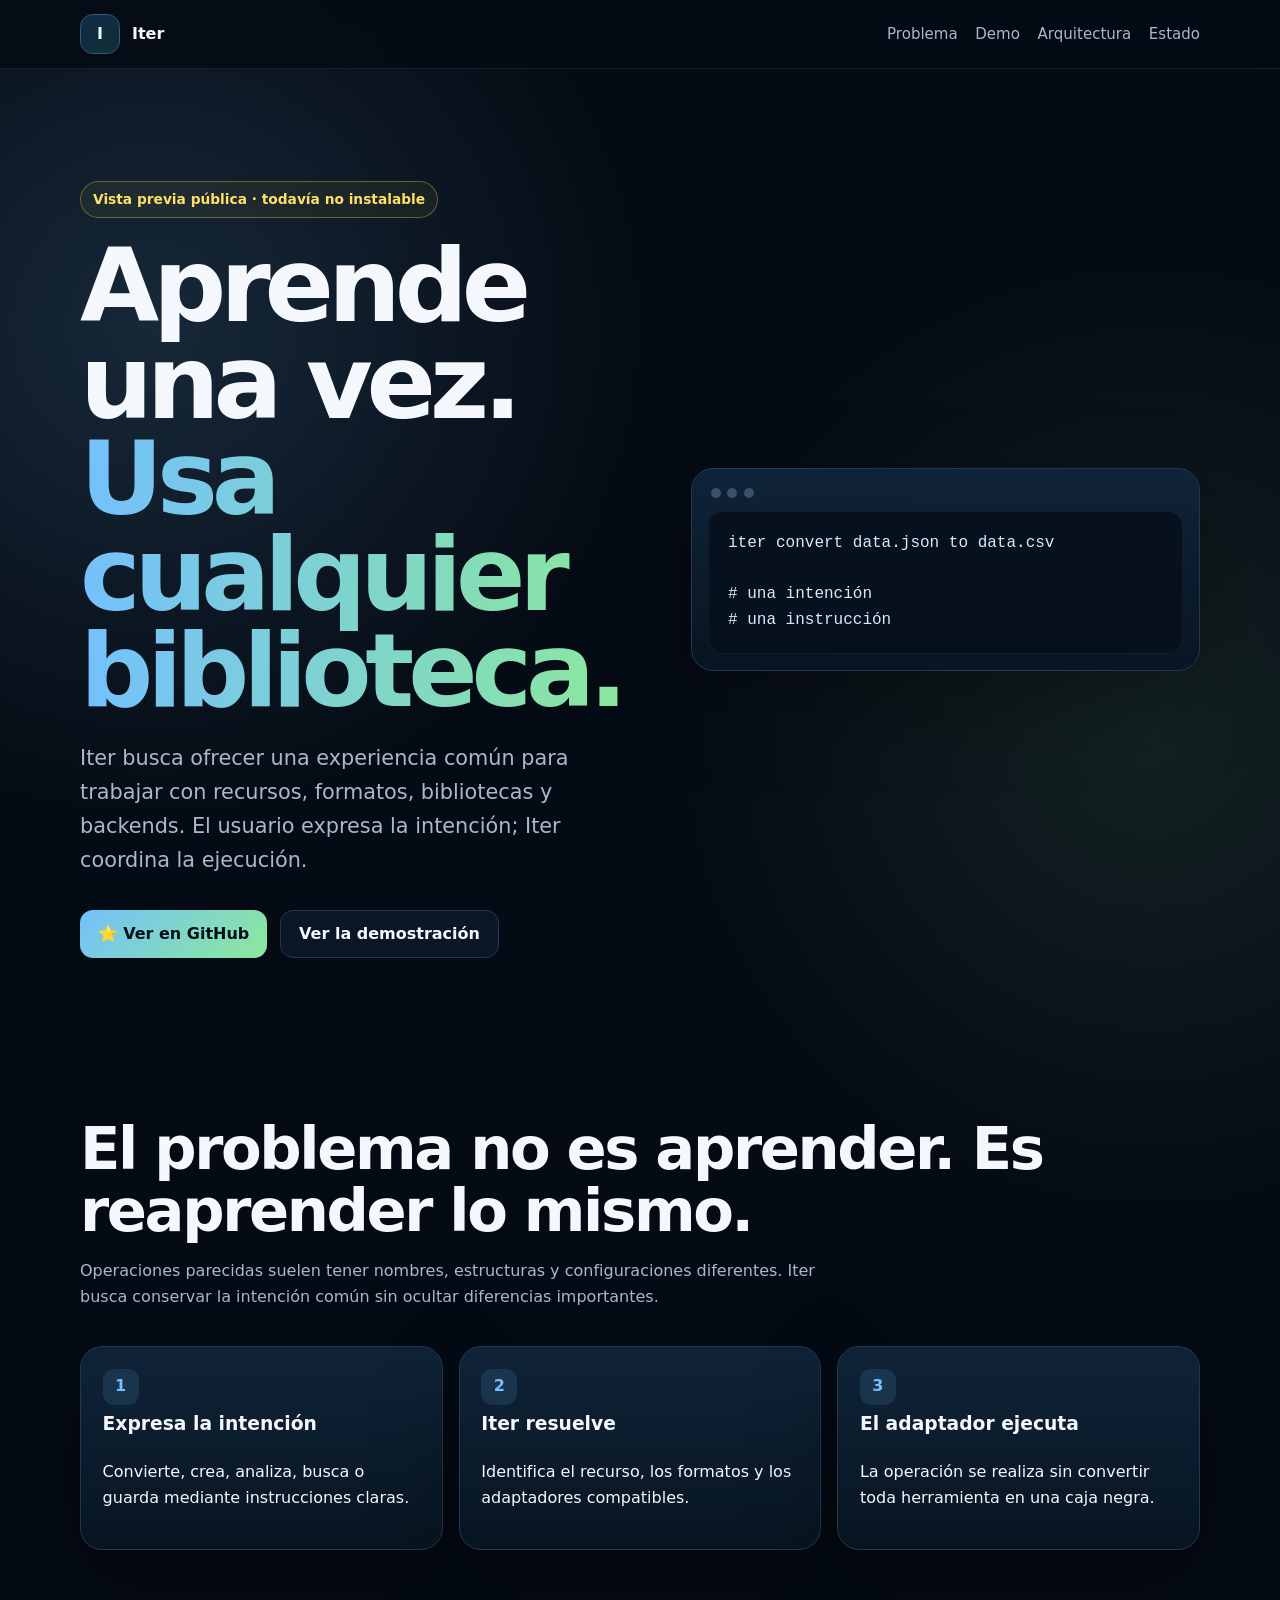
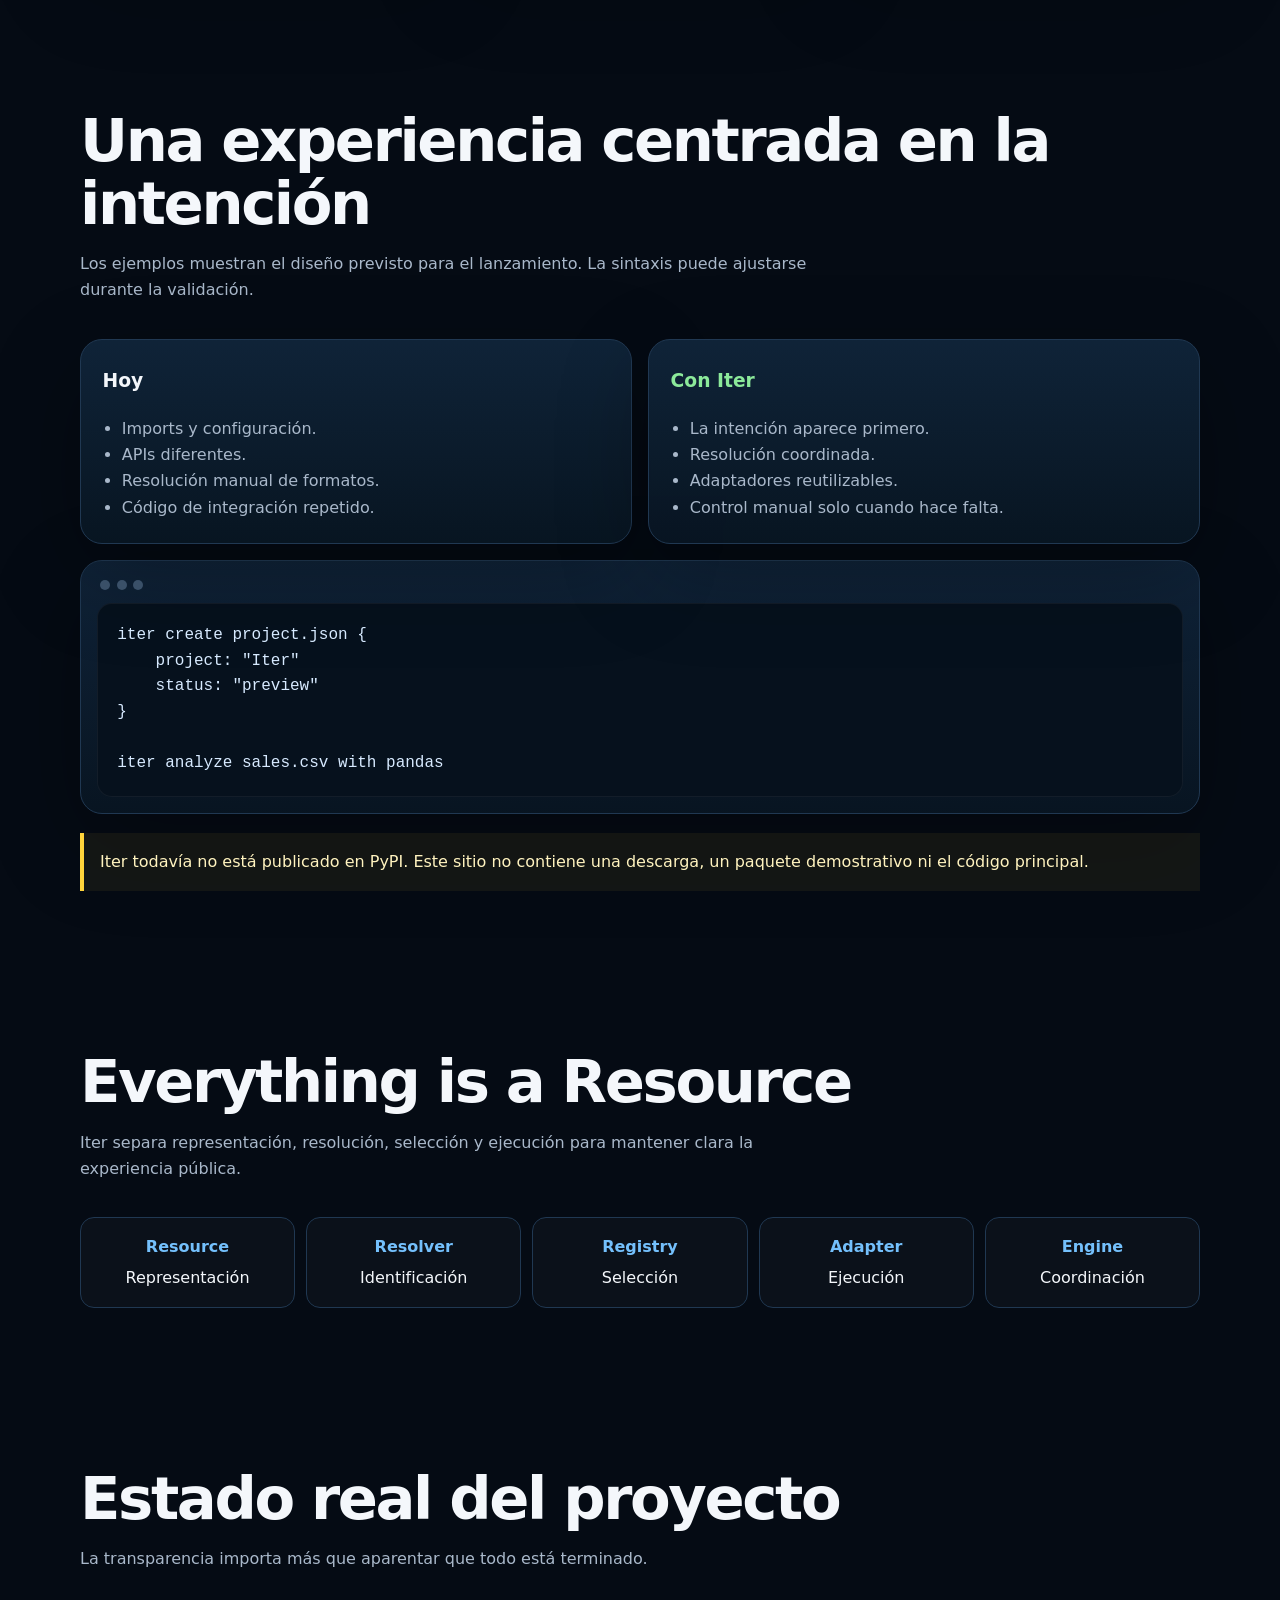
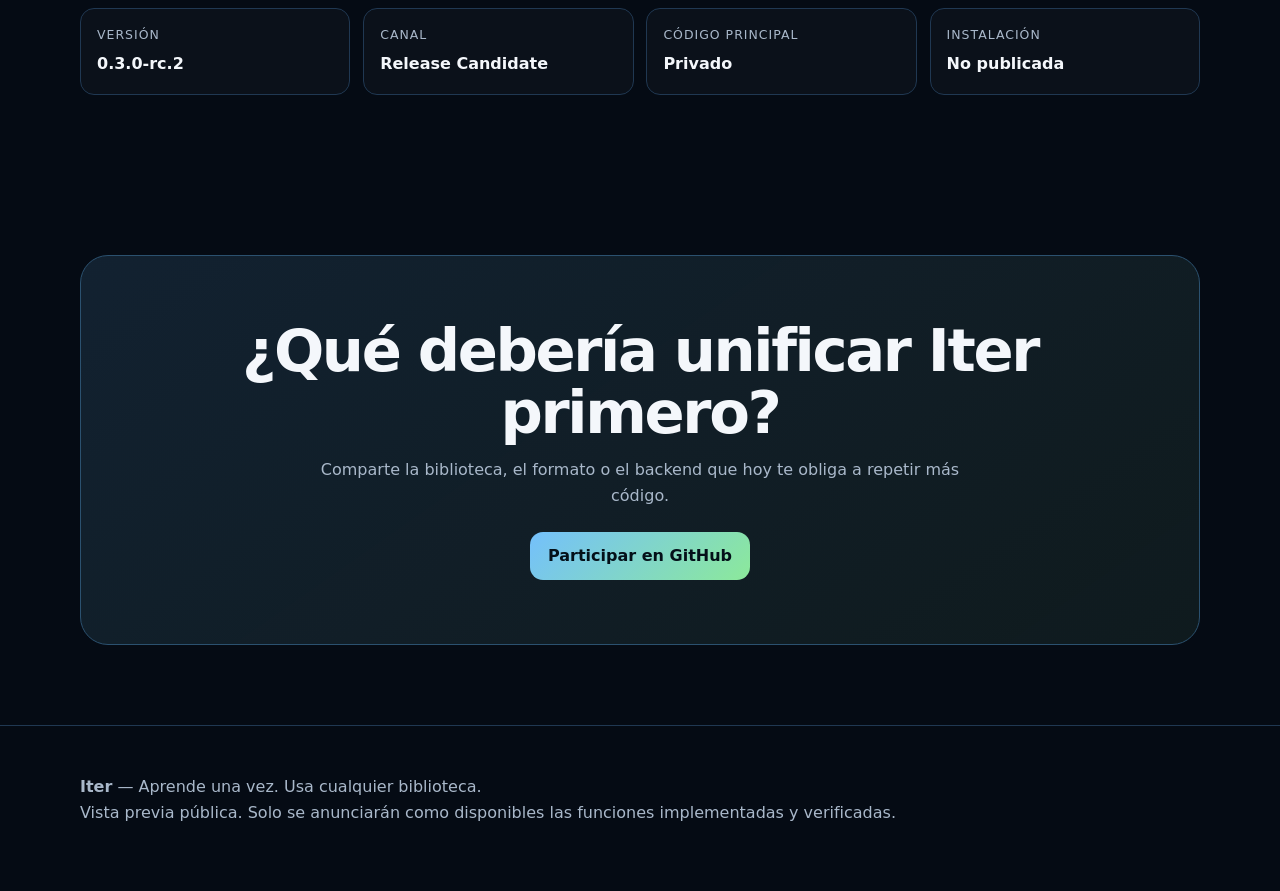
<file: docs/index.html>
<!doctype html>
<html lang="es">
<head>
  <meta charset="utf-8">
  <meta name="viewport" content="width=device-width, initial-scale=1">
  <meta name="description" content="Vista previa pública de Iter: aprende una vez, usa cualquier biblioteca.">
  <meta name="theme-color" content="#050b14">
  <title>Iter — Aprende una vez. Usa cualquier biblioteca.</title>
  <style>
    :root {
      color-scheme: dark;
      --bg: #050b14;
      --surface: #0b1727;
      --surface-2: #10243a;
      --line: #203852;
      --text: #f4f7fb;
      --muted: #a9b8ca;
      --blue: #74c0fc;
      --green: #8ce99a;
      --yellow: #ffd43b;
      --max: 1120px;
    }

    * { box-sizing: border-box; }
    html { scroll-behavior: smooth; }
    body {
      margin: 0;
      font-family: Inter, ui-sans-serif, system-ui, -apple-system, BlinkMacSystemFont, "Segoe UI", sans-serif;
      color: var(--text);
      background:
        radial-gradient(circle at 12% 8%, rgba(116,192,252,.16), transparent 31rem),
        radial-gradient(circle at 90% 18%, rgba(140,233,154,.10), transparent 30rem),
        var(--bg);
      line-height: 1.65;
    }

    a { color: inherit; }
    .container { width: min(calc(100% - 2rem), var(--max)); margin-inline: auto; }
    header {
      position: sticky;
      top: 0;
      z-index: 20;
      border-bottom: 1px solid rgba(255,255,255,.08);
      background: rgba(5,11,20,.84);
      backdrop-filter: blur(14px);
    }
    nav { min-height: 68px; display: flex; align-items: center; justify-content: space-between; gap: 1rem; }
    .brand { display: flex; align-items: center; gap: .75rem; text-decoration: none; font-weight: 900; }
    .logo { width: 40px; height: 40px; display: grid; place-items: center; border-radius: 13px; border: 1px solid #315a7e; background: linear-gradient(145deg,#102b47,#102f35); }
    .links { display: flex; gap: 1.1rem; color: var(--muted); font-size: .94rem; }
    .links a { text-decoration: none; }

    .hero { min-height: 78vh; padding: 7rem 0 5rem; display: grid; grid-template-columns: 1.05fr .95fr; gap: 3rem; align-items: center; }
    .pill { display: inline-flex; padding: .4rem .75rem; border: 1px solid rgba(255,212,59,.35); border-radius: 999px; color: #ffe066; background: rgba(255,212,59,.06); font-weight: 800; font-size: .86rem; }
    h1 { margin: 1.25rem 0 1rem; font-size: clamp(3.4rem,8vw,6.4rem); line-height: .94; letter-spacing: -.06em; }
    h1 span { display: block; background: linear-gradient(90deg,var(--blue),var(--green)); -webkit-background-clip: text; color: transparent; }
    .lead { max-width: 720px; color: var(--muted); font-size: clamp(1.08rem,2vw,1.3rem); }
    .actions { display: flex; flex-wrap: wrap; gap: .85rem; margin-top: 2rem; }
    .btn { min-height: 48px; padding: 0 1.1rem; display: inline-flex; align-items: center; justify-content: center; border-radius: 13px; text-decoration: none; font-weight: 900; border: 1px solid var(--line); background: var(--surface); }
    .btn.primary { color: #041019; border: 0; background: linear-gradient(135deg,var(--blue),var(--green)); }

    .terminal, .card { border: 1px solid var(--line); border-radius: 22px; background: linear-gradient(180deg,rgba(16,36,58,.95),rgba(8,21,34,.95)); box-shadow: 0 30px 90px rgba(0,0,0,.28); }
    .terminal { padding: 1rem; }
    .dots { display: flex; gap: .4rem; padding: .2rem .2rem .8rem; }
    .dot { width: 10px; height: 10px; border-radius: 50%; background: #3a5068; }
    pre { margin: 0; padding: 1.2rem; overflow-x: auto; border-radius: 15px; background: #06111d; border: 1px solid rgba(255,255,255,.05); color: #d7eaff; line-height: 1.6; }
    code { font-family: "SFMono-Regular",Consolas,monospace; }

    section { padding: 5rem 0; }
    h2 { margin: 0 0 .8rem; font-size: clamp(2.2rem,5vw,3.7rem); line-height: 1.05; letter-spacing: -.04em; }
    .section-intro { max-width: 760px; color: var(--muted); margin-bottom: 2.2rem; }
    .grid3 { display: grid; grid-template-columns: repeat(3,1fr); gap: 1rem; }
    .card { padding: 1.35rem; }
    .card h3 { margin-top: .3rem; }
    .num { display: inline-grid; place-items: center; width: 36px; height: 36px; border-radius: 11px; background: rgba(116,192,252,.12); color: var(--blue); font-weight: 900; }
    .compare { display: grid; grid-template-columns: 1fr 1fr; gap: 1rem; }
    .compare ul { margin: .5rem 0 0; padding-left: 1.2rem; color: var(--muted); }
    .compare strong { color: var(--green); }
    .architecture { display: grid; grid-template-columns: repeat(5,1fr); gap: .7rem; }
    .layer { padding: 1rem .75rem; text-align: center; border-radius: 14px; border: 1px solid var(--line); background: rgba(255,255,255,.025); }
    .layer strong { display: block; color: var(--blue); margin-bottom: .25rem; }
    .status { display: grid; grid-template-columns: repeat(4,1fr); gap: .8rem; }
    .status div { padding: 1rem; border: 1px solid var(--line); border-radius: 14px; background: rgba(255,255,255,.025); }
    .status span { display: block; color: var(--muted); font-size: .78rem; text-transform: uppercase; letter-spacing: .08em; }
    .status strong { display: block; margin-top: .35rem; }
    .notice { margin-top: 1.2rem; padding: 1rem; border-left: 4px solid var(--yellow); background: rgba(255,212,59,.06); color: #fff3bf; }
    .cta { text-align: center; padding: 4rem 1.25rem; border: 1px solid #2b516f; border-radius: 28px; background: linear-gradient(145deg,rgba(116,192,252,.12),rgba(140,233,154,.07)); }
    .cta p { color: var(--muted); max-width: 650px; margin: 0 auto 1.4rem; }
    footer { padding: 3rem 0 4rem; color: var(--muted); border-top: 1px solid var(--line); }

    @media (max-width: 900px) {
      .hero,.compare { grid-template-columns: 1fr; }
      .grid3 { grid-template-columns: 1fr; }
      .architecture { grid-template-columns: 1fr 1fr; }
      .status { grid-template-columns: 1fr 1fr; }
      .links { display: none; }
    }
    @media (max-width: 520px) {
      .architecture,.status { grid-template-columns: 1fr; }
      h1 { font-size: 3.25rem; }
    }
  </style>
</head>
<body>
<header>
  <div class="container">
    <nav>
      <a class="brand" href="#inicio"><span class="logo">I</span>Iter</a>
      <div class="links"><a href="#problema">Problema</a><a href="#demo">Demo</a><a href="#arquitectura">Arquitectura</a><a href="#estado">Estado</a></div>
    </nav>
  </div>
</header>

<main>
  <section class="hero container" id="inicio">
    <div>
      <span class="pill">Vista previa pública · todavía no instalable</span>
      <h1>Aprende una vez.<span>Usa cualquier biblioteca.</span></h1>
      <p class="lead">Iter busca ofrecer una experiencia común para trabajar con recursos, formatos, bibliotecas y backends. El usuario expresa la intención; Iter coordina la ejecución.</p>
      <div class="actions">
        <a class="btn primary" href="https://github.com/Martinmanhue/iter-public">⭐ Ver en GitHub</a>
        <a class="btn" href="#demo">Ver la demostración</a>
      </div>
    </div>
    <div class="terminal">
      <div class="dots"><span class="dot"></span><span class="dot"></span><span class="dot"></span></div>
      <pre><code>iter convert data.json to data.csv

# una intención
# una instrucción</code></pre>
    </div>
  </section>

  <section id="problema"><div class="container">
    <h2>El problema no es aprender. Es reaprender lo mismo.</h2>
    <p class="section-intro">Operaciones parecidas suelen tener nombres, estructuras y configuraciones diferentes. Iter busca conservar la intención común sin ocultar diferencias importantes.</p>
    <div class="grid3">
      <article class="card"><span class="num">1</span><h3>Expresa la intención</h3><p>Convierte, crea, analiza, busca o guarda mediante instrucciones claras.</p></article>
      <article class="card"><span class="num">2</span><h3>Iter resuelve</h3><p>Identifica el recurso, los formatos y los adaptadores compatibles.</p></article>
      <article class="card"><span class="num">3</span><h3>El adaptador ejecuta</h3><p>La operación se realiza sin convertir toda herramienta en una caja negra.</p></article>
    </div>
  </div></section>

  <section id="demo"><div class="container">
    <h2>Una experiencia centrada en la intención</h2>
    <p class="section-intro">Los ejemplos muestran el diseño previsto para el lanzamiento. La sintaxis puede ajustarse durante la validación.</p>
    <div class="compare">
      <article class="card"><h3>Hoy</h3><ul><li>Imports y configuración.</li><li>APIs diferentes.</li><li>Resolución manual de formatos.</li><li>Código de integración repetido.</li></ul></article>
      <article class="card"><h3><strong>Con Iter</strong></h3><ul><li>La intención aparece primero.</li><li>Resolución coordinada.</li><li>Adaptadores reutilizables.</li><li>Control manual solo cuando hace falta.</li></ul></article>
    </div>
    <div class="terminal" style="margin-top:1rem"><div class="dots"><span class="dot"></span><span class="dot"></span><span class="dot"></span></div><pre><code>iter create project.json {
    project: "Iter"
    status: "preview"
}

iter analyze sales.csv with pandas</code></pre></div>
    <div class="notice">Iter todavía no está publicado en PyPI. Este sitio no contiene una descarga, un paquete demostrativo ni el código principal.</div>
  </div></section>

  <section id="arquitectura"><div class="container">
    <h2>Everything is a Resource</h2>
    <p class="section-intro">Iter separa representación, resolución, selección y ejecución para mantener clara la experiencia pública.</p>
    <div class="architecture">
      <div class="layer"><strong>Resource</strong>Representación</div>
      <div class="layer"><strong>Resolver</strong>Identificación</div>
      <div class="layer"><strong>Registry</strong>Selección</div>
      <div class="layer"><strong>Adapter</strong>Ejecución</div>
      <div class="layer"><strong>Engine</strong>Coordinación</div>
    </div>
  </div></section>

  <section id="estado"><div class="container">
    <h2>Estado real del proyecto</h2>
    <p class="section-intro">La transparencia importa más que aparentar que todo está terminado.</p>
    <div class="status">
      <div><span>Versión</span><strong>0.3.0-rc.2</strong></div>
      <div><span>Canal</span><strong>Release Candidate</strong></div>
      <div><span>Código principal</span><strong>Privado</strong></div>
      <div><span>Instalación</span><strong>No publicada</strong></div>
    </div>
  </div></section>

  <section><div class="container"><div class="cta">
    <h2>¿Qué debería unificar Iter primero?</h2>
    <p>Comparte la biblioteca, el formato o el backend que hoy te obliga a repetir más código.</p>
    <a class="btn primary" href="https://github.com/Martinmanhue/iter-public/issues/1">Participar en GitHub</a>
  </div></div></section>
</main>

<footer><div class="container"><strong>Iter</strong> — Aprende una vez. Usa cualquier biblioteca.<br>Vista previa pública. Solo se anunciarán como disponibles las funciones implementadas y verificadas.</div></footer>
</body>
</html>
</file>
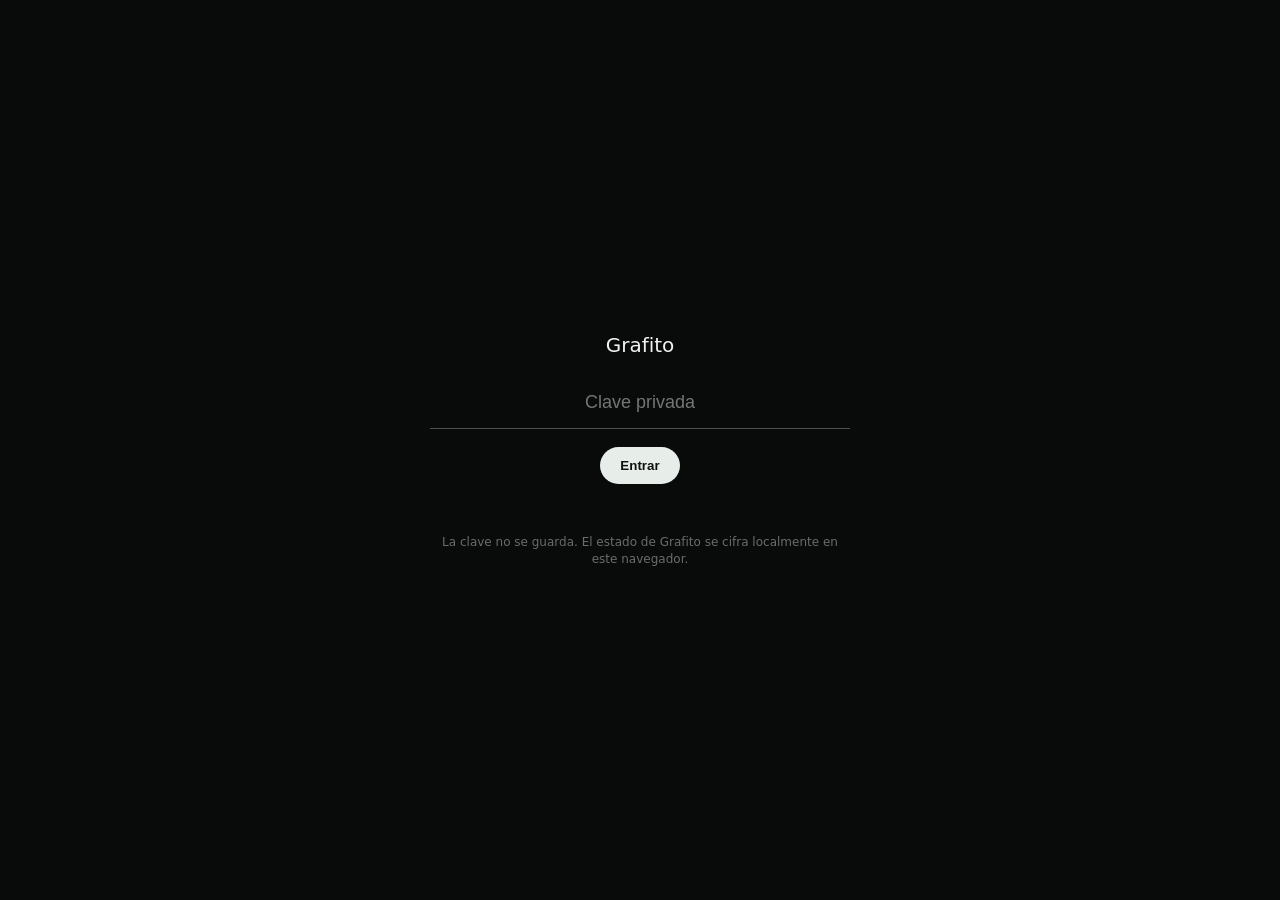
<file: grafito-web/index.html>
<!doctype html>
<html lang="es">
<head>
<meta charset="utf-8">
<meta name="viewport" content="width=device-width,initial-scale=1,viewport-fit=cover">
<meta name="theme-color" content="#090b0a">
<meta name="mobile-web-app-capable" content="yes">
<title>Grafito</title>
<link rel="manifest" href="./manifest.webmanifest">
<link rel="stylesheet" href="./style.css?v=21">
</head>
<body>
<div id="app">
  <div id="field"></div>
  <main id="center">
    <div id="reply"></div>
    <input id="entry" autocomplete="off" autocapitalize="sentences" spellcheck="true" placeholder="Escribe…">
  </main>
</div>
<div id="lock">
  <div id="lockbox">
    <div class="brand">Grafito</div>
    <input id="key" type="password" autocomplete="current-password" placeholder="Clave privada">
    <button id="unlock">Entrar</button>
    <div id="err"></div>
    <div class="small">La clave no se guarda. El estado de Grafito se cifra localmente en este navegador.</div>
  </div>
</div>
<script src="./grafito-v7.js?v=21-base"></script>
<script src="./grafito-v9-patch.js?v=21-knowledge"></script>
<script src="./grafito-v10-patch.js?v=21-intent"></script>
<script src="./grafito-v11-patch.js?v=21-general"></script>
<script src="./grafito-v12-patch.js?v=21-synthesis"></script>
<script src="./grafito-v13-patch.js?v=21-capabilities"></script>
<script src="./grafito-v14-patch.js?v=21-reason-action"></script>
<script src="./grafito-v15-patch.js?v=21-self-autonomy"></script>
<script src="./grafito-v16-orchestrator.js?v=21-orchestrator"></script>
<script src="./grafito-v17-thought-core.js?v=21-thought"></script>
<script src="./grafito-v18-cognitive-core.js?v=21-cognitive"></script>
<script src="./grafito-v19-action-creator.js?v=21-creator"></script>
<script src="./grafito-v20-action-first.js?v=21-action-first"></script>
<script src="./grafito-v21-abstract-creator.js?v=21-abstract"></script>
<script>
if('serviceWorker' in navigator){window.addEventListener('load',async()=>{try{const regs=await navigator.serviceWorker.getRegistrations();for(const r of regs){if(r.scope.includes('/iter-public/'))await r.update().catch(()=>{});}const r=await navigator.serviceWorker.register('./sw.js?v=21',{scope:'./',updateViaCache:'none'});r.update().catch(()=>{});}catch(_){}});}
document.addEventListener('click',event=>{if(event.target&&event.target.id==='unlock')navigator.storage?.persist?.().catch?.(()=>{});},{passive:true});
</script>
</body>
</html>
</file>
<file: grafito-web/style.css>
:root{color-scheme:dark}*{box-sizing:border-box}html,body{margin:0;width:100%;height:100%;background:#090b0a;color:#eef2ef;font-family:Inter,system-ui,-apple-system,Segoe UI,Roboto,sans-serif;overflow:hidden}#app{width:100%;height:100%;position:relative;display:grid;place-items:center}#field{position:absolute;inset:0;overflow:hidden}.dot{position:absolute;width:7px;height:7px;border-radius:50%;background:rgba(226,242,231,.78);box-shadow:0 0 18px rgba(226,242,231,.22);animation:float var(--d) ease-in-out infinite alternate;opacity:.72;transform:translate(-50%,-50%)}@keyframes float{from{translate:var(--x1) var(--y1);scale:.75;opacity:.34}to{translate:var(--x2) var(--y2);scale:1.35;opacity:.96}}#center{position:relative;z-index:3;width:min(92vw,760px);display:flex;flex-direction:column;align-items:center;gap:26px}#reply{min-height:72px;max-width:650px;text-align:center;line-height:1.55;font-size:clamp(16px,2.8vw,22px);opacity:.94;white-space:pre-wrap}#entry{width:100%;border:none;outline:none;border-bottom:1px solid rgba(238,242,239,.28);padding:15px 4px;background:transparent;color:#f3f6f4;font-size:18px;text-align:center}#entry::placeholder{color:rgba(238,242,239,.35)}#lock{position:fixed;inset:0;z-index:10;background:#090b0a;display:grid;place-items:center;padding:24px}#lockbox{width:min(90vw,420px);text-align:center}.brand{font-size:20px;margin-bottom:20px}#key{width:100%;background:transparent;color:white;border:0;border-bottom:1px solid rgba(255,255,255,.28);outline:0;font-size:18px;padding:15px 4px;text-align:center}#unlock{margin-top:18px;border:0;border-radius:999px;padding:11px 20px;background:#e7eee9;color:#111;font-weight:650;cursor:pointer}#err{min-height:24px;margin-top:12px;opacity:.65;font-size:13px}.small{opacity:.42;font-size:12px;margin-top:14px;line-height:1.4}
</file>
